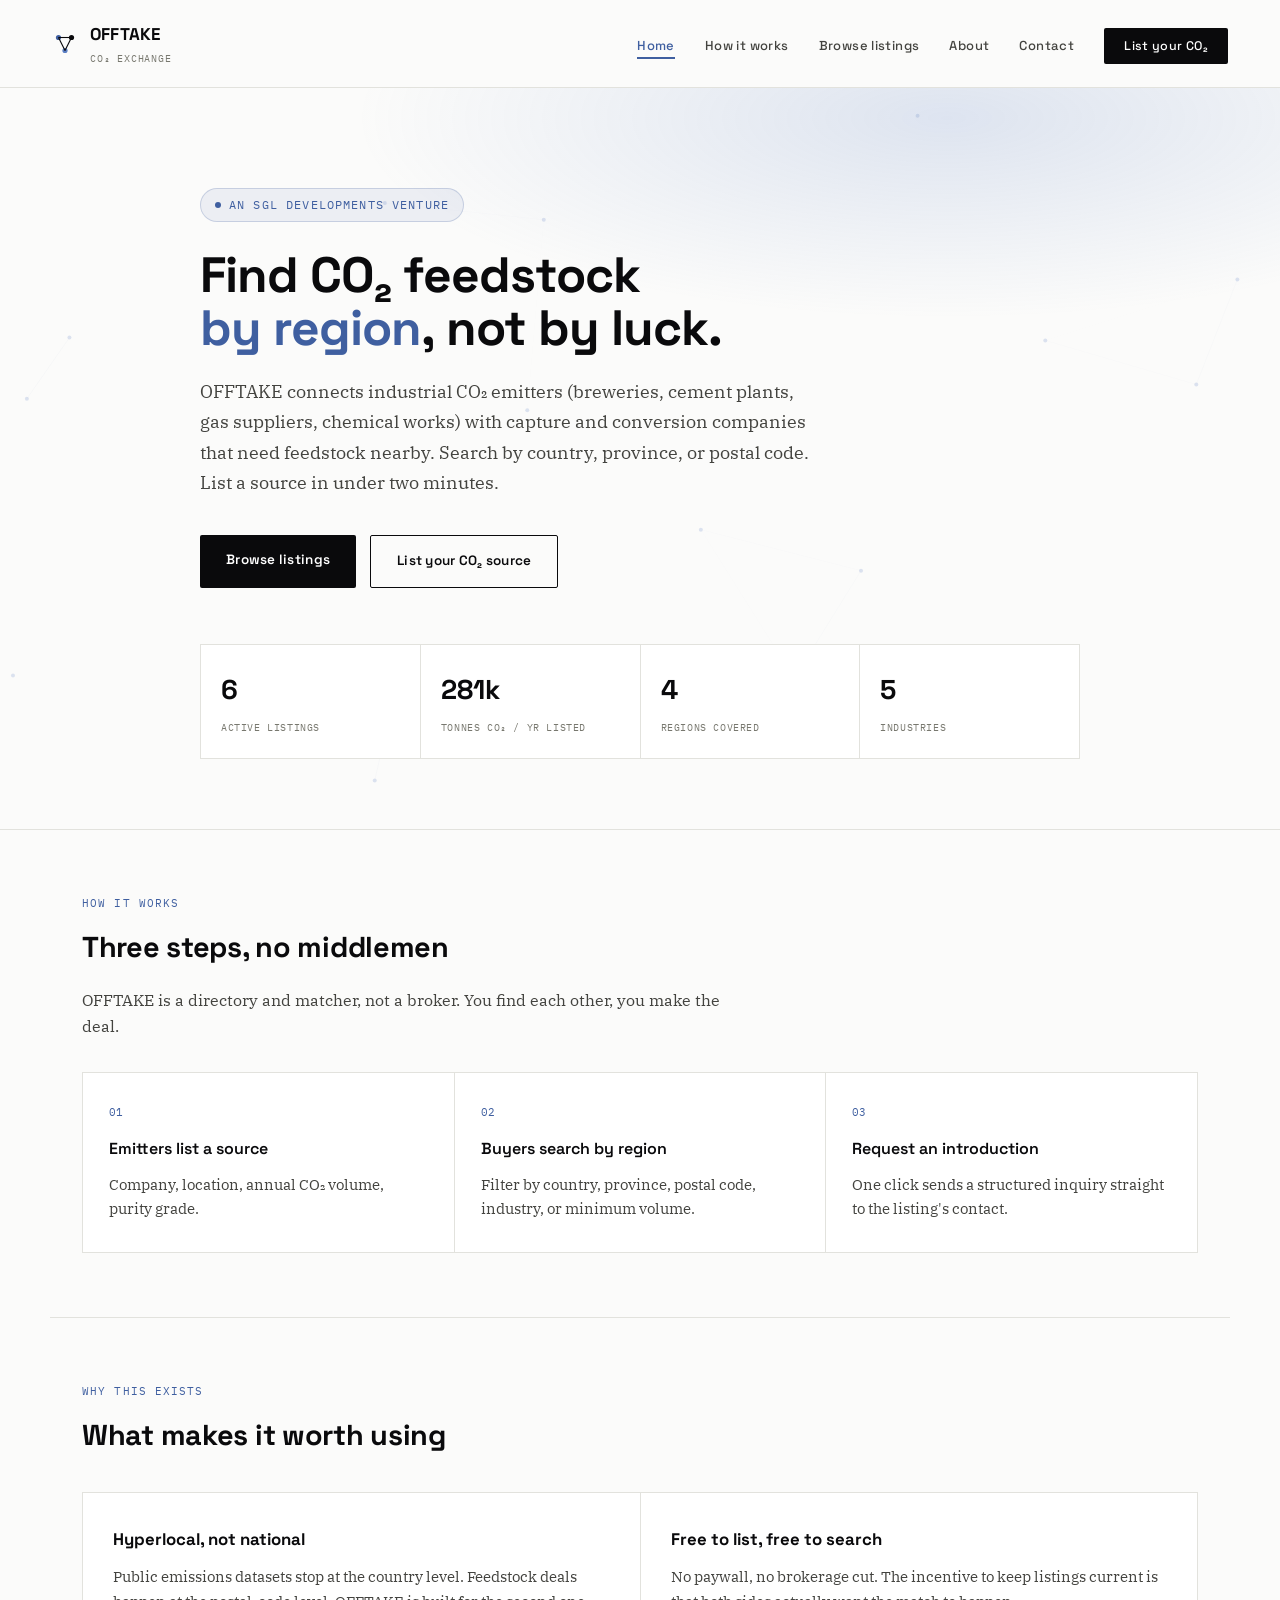
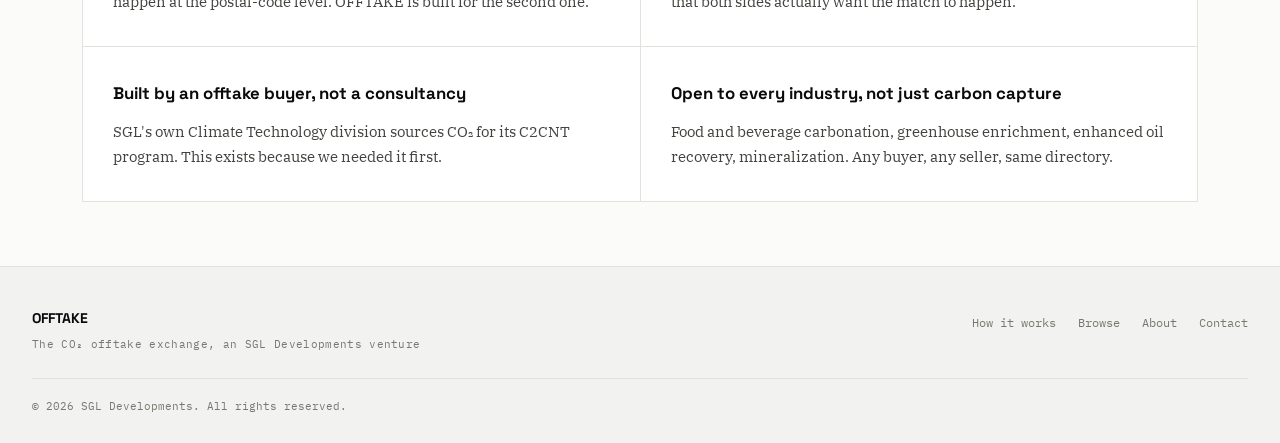
<file: index.html>
<!DOCTYPE html>
<html lang="en">
<head>
<meta charset="UTF-8">
<meta name="viewport" content="width=device-width, initial-scale=1.0">
<title>OFFTAKE - The CO&#8322; Offtake Exchange</title>
<meta name="description" content="Find or list industrial CO2 sources by region. OFFTAKE matches emitters with capture and conversion companies looking for feedstock.">
<link rel="stylesheet" href="style.css">
</head>
<body>

<svg class="node-field" id="node-field" xmlns="http://www.w3.org/2000/svg"></svg>

<header class="site-header">
  <div class="header-inner">
    <a href="index.html" class="logo-mark">
      <svg viewBox="0 0 24 24" fill="none" xmlns="http://www.w3.org/2000/svg">
        <circle cx="6" cy="6" r="2.4" fill="#3f5fa0"/>
        <circle cx="18" cy="6" r="2.4" fill="#0a0a0c"/>
        <circle cx="12" cy="18" r="2.4" fill="#5b7fc4"/>
        <line x1="6" y1="6" x2="18" y2="6" stroke="#0a0a0c" stroke-width="1"/>
        <line x1="6" y1="6" x2="12" y2="18" stroke="#0a0a0c" stroke-width="1"/>
        <line x1="18" y1="6" x2="12" y2="18" stroke="#0a0a0c" stroke-width="1"/>
      </svg>
      <div><span class="logo-text">OFFTAKE</span><span class="logo-sub">CO&#8322; Exchange</span></div>
    </a>
    <nav class="main-nav" aria-label="Primary">
      <ul>
        <li><a href="index.html" class="active">Home</a></li>
        <li><a href="how-it-works.html">How it works</a></li>
        <li><a href="browse.html">Browse listings</a></li>
        <li><a href="about.html">About</a></li>
        <li><a href="contact.html">Contact</a></li>
        <li><a href="list.html" class="nav-cta">List your CO&#8322;</a></li>
      </ul>
    </nav>
  </div>
</header>

<div class="hero">
  <div class="hero-inner">
    <span class="eyebrow">An SGL Developments venture</span>
    <h1 class="hero-title">Find CO&#8322; feedstock<br><em>by region</em>, not by luck.</h1>
    <p class="hero-sub">OFFTAKE connects industrial CO&#8322; emitters (breweries, cement plants, gas suppliers, chemical works) with capture and conversion companies that need feedstock nearby. Search by country, province, or postal code. List a source in under two minutes.</p>
    <div class="hero-cta">
      <a href="browse.html" class="btn btn-primary">Browse listings</a>
      <a href="list.html" class="btn btn-ghost">List your CO&#8322; source</a>
    </div>
    <div class="stat-strip" id="stat-strip">
      <div class="stat-card"><div class="stat-num" id="stat-listings">-</div><div class="stat-label">Active listings</div></div>
      <div class="stat-card"><div class="stat-num" id="stat-volume">-</div><div class="stat-label">Tonnes CO&#8322; / yr listed</div></div>
      <div class="stat-card"><div class="stat-num" id="stat-regions">-</div><div class="stat-label">Regions covered</div></div>
      <div class="stat-card"><div class="stat-num" id="stat-industries">-</div><div class="stat-label">Industries</div></div>
    </div>
  </div>
</div>

<section class="block" id="how">
  <div class="section-head">
    <span class="section-label">How it works</span>
    <h2>Three steps, no middlemen</h2>
    <p>OFFTAKE is a directory and matcher, not a broker. You find each other, you make the deal.</p>
  </div>
  <div class="how-grid">
    <div class="how-card"><div class="how-num">01</div><h3>Emitters list a source</h3><p>Company, location, annual CO&#8322; volume, purity grade.</p></div>
    <div class="how-card"><div class="how-num">02</div><h3>Buyers search by region</h3><p>Filter by country, province, postal code, industry, or minimum volume.</p></div>
    <div class="how-card"><div class="how-num">03</div><h3>Request an introduction</h3><p>One click sends a structured inquiry straight to the listing's contact.</p></div>
  </div>
</section>

<section class="block" id="edge">
  <div class="section-head">
    <span class="section-label">Why this exists</span>
    <h2>What makes it worth using</h2>
  </div>
  <div class="edge-grid">
    <div class="edge-panel"><h3>Hyperlocal, not national</h3><p>Public emissions datasets stop at the country level. Feedstock deals happen at the postal-code level. OFFTAKE is built for the second one.</p></div>
    <div class="edge-panel"><h3>Free to list, free to search</h3><p>No paywall, no brokerage cut. The incentive to keep listings current is that both sides actually want the match to happen.</p></div>
    <div class="edge-panel"><h3>Built by an offtake buyer, not a consultancy</h3><p>SGL's own Climate Technology division sources CO&#8322; for its C2CNT program. This exists because we needed it first.</p></div>
    <div class="edge-panel"><h3>Open to every industry, not just carbon capture</h3><p>Food and beverage carbonation, greenhouse enrichment, enhanced oil recovery, mineralization. Any buyer, any seller, same directory.</p></div>
  </div>
</section>

<footer class="site-footer">
  <div class="footer-inner">
    <div class="footer-top">
      <div class="footer-brand">OFFTAKE<span>The CO&#8322; offtake exchange, an SGL Developments venture</span></div>
      <ul class="footer-links">
        <li><a href="how-it-works.html">How it works</a></li>
        <li><a href="browse.html">Browse</a></li>
        <li><a href="about.html">About</a></li>
        <li><a href="contact.html">Contact</a></li>
      </ul>
    </div>
    <div class="footer-bottom">
      <span>&copy; 2026 SGL Developments. All rights reserved.</span>
    </div>
  </div>
</footer>

<script src="config.js"></script>
<script src="app.js"></script>
</body>
</html>
</file>
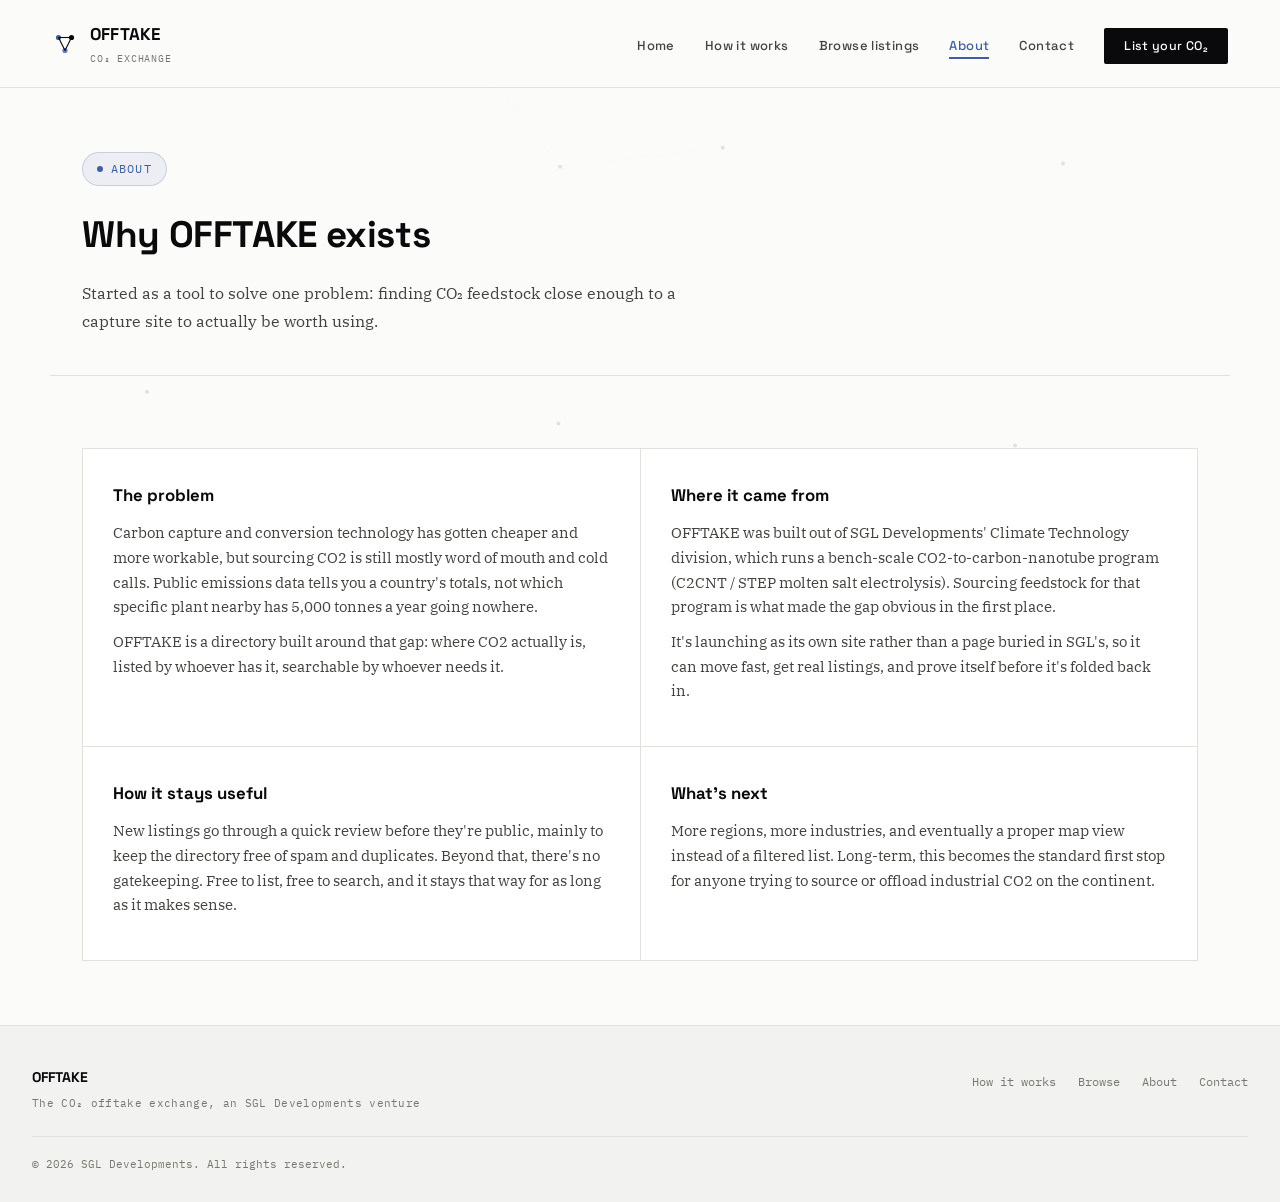
<file: about.html>
<!DOCTYPE html>
<html lang="en">
<head>
<meta charset="UTF-8">
<meta name="viewport" content="width=device-width, initial-scale=1.0">
<title>About | OFFTAKE</title>
<meta name="description" content="About OFFTAKE, an SGL Developments venture.">
<link rel="stylesheet" href="style.css">
</head>
<body>

<svg class="node-field" id="node-field" xmlns="http://www.w3.org/2000/svg"></svg>

<header class="site-header">
  <div class="header-inner">
    <a href="index.html" class="logo-mark">
      <svg viewBox="0 0 24 24" fill="none" xmlns="http://www.w3.org/2000/svg">
        <circle cx="6" cy="6" r="2.4" fill="#3f5fa0"/>
        <circle cx="18" cy="6" r="2.4" fill="#0a0a0c"/>
        <circle cx="12" cy="18" r="2.4" fill="#5b7fc4"/>
        <line x1="6" y1="6" x2="18" y2="6" stroke="#0a0a0c" stroke-width="1"/>
        <line x1="6" y1="6" x2="12" y2="18" stroke="#0a0a0c" stroke-width="1"/>
        <line x1="18" y1="6" x2="12" y2="18" stroke="#0a0a0c" stroke-width="1"/>
      </svg>
      <div><span class="logo-text">OFFTAKE</span><span class="logo-sub">CO&#8322; Exchange</span></div>
    </a>
    <nav class="main-nav" aria-label="Primary">
      <ul>
        <li><a href="index.html">Home</a></li>
        <li><a href="how-it-works.html">How it works</a></li>
        <li><a href="browse.html">Browse listings</a></li>
        <li><a href="about.html" class="active">About</a></li>
        <li><a href="contact.html">Contact</a></li>
        <li><a href="list.html" class="nav-cta">List your CO&#8322;</a></li>
      </ul>
    </nav>
  </div>
</header>

<div class="page-head">
  <span class="eyebrow">About</span>
  <h1>Why OFFTAKE exists</h1>
  <p>Started as a tool to solve one problem: finding CO&#8322; feedstock close enough to a capture site to actually be worth using.</p>
</div>

<section class="block">
  <div class="about-grid">
    <div class="about-panel">
      <h3>The problem</h3>
      <p>Carbon capture and conversion technology has gotten cheaper and more workable, but sourcing CO2 is still mostly word of mouth and cold calls. Public emissions data tells you a country's totals, not which specific plant nearby has 5,000 tonnes a year going nowhere.</p>
      <p>OFFTAKE is a directory built around that gap: where CO2 actually is, listed by whoever has it, searchable by whoever needs it.</p>
    </div>
    <div class="about-panel">
      <h3>Where it came from</h3>
      <p>OFFTAKE was built out of SGL Developments' Climate Technology division, which runs a bench-scale CO2-to-carbon-nanotube program (C2CNT / STEP molten salt electrolysis). Sourcing feedstock for that program is what made the gap obvious in the first place.</p>
      <p>It's launching as its own site rather than a page buried in SGL's, so it can move fast, get real listings, and prove itself before it's folded back in.</p>
    </div>
    <div class="about-panel">
      <h3>How it stays useful</h3>
      <p>New listings go through a quick review before they're public, mainly to keep the directory free of spam and duplicates. Beyond that, there's no gatekeeping. Free to list, free to search, and it stays that way for as long as it makes sense.</p>
    </div>
    <div class="about-panel">
      <h3>What's next</h3>
      <p>More regions, more industries, and eventually a proper map view instead of a filtered list. Long-term, this becomes the standard first stop for anyone trying to source or offload industrial CO2 on the continent.</p>
    </div>
  </div>
</section>

<footer class="site-footer">
  <div class="footer-inner">
    <div class="footer-top">
      <div class="footer-brand">OFFTAKE<span>The CO&#8322; offtake exchange, an SGL Developments venture</span></div>
      <ul class="footer-links">
        <li><a href="how-it-works.html">How it works</a></li>
        <li><a href="browse.html">Browse</a></li>
        <li><a href="about.html">About</a></li>
        <li><a href="contact.html">Contact</a></li>
      </ul>
    </div>
    <div class="footer-bottom">
      <span>&copy; 2026 SGL Developments. All rights reserved.</span>
    </div>
  </div>
</footer>

<script src="config.js"></script>
<script src="app.js"></script>
</body>
</html>
</file>
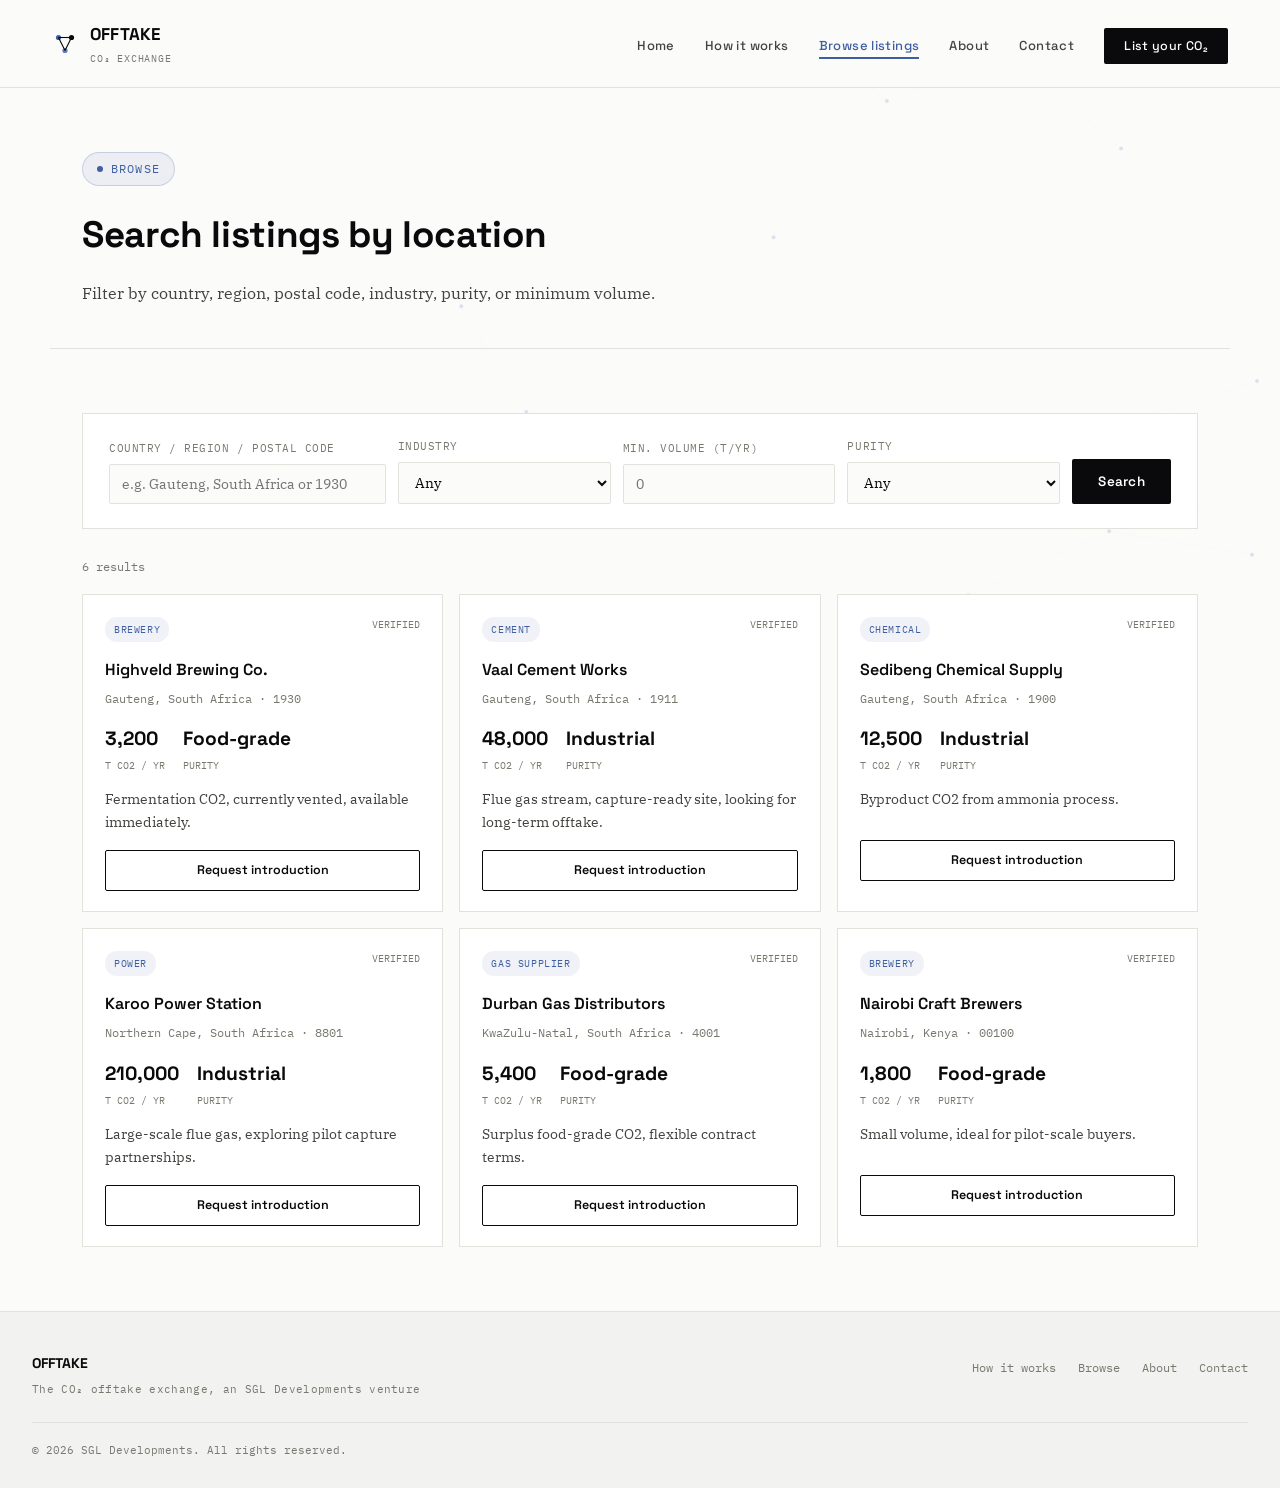
<file: browse.html>
<!DOCTYPE html>
<html lang="en">
<head>
<meta charset="UTF-8">
<meta name="viewport" content="width=device-width, initial-scale=1.0">
<title>Browse listings | OFFTAKE</title>
<meta name="description" content="Search CO2 offtake listings by country, region, or postal code.">
<link rel="stylesheet" href="style.css">
</head>
<body>

<svg class="node-field" id="node-field" xmlns="http://www.w3.org/2000/svg"></svg>

<header class="site-header">
  <div class="header-inner">
    <a href="index.html" class="logo-mark">
      <svg viewBox="0 0 24 24" fill="none" xmlns="http://www.w3.org/2000/svg">
        <circle cx="6" cy="6" r="2.4" fill="#3f5fa0"/>
        <circle cx="18" cy="6" r="2.4" fill="#0a0a0c"/>
        <circle cx="12" cy="18" r="2.4" fill="#5b7fc4"/>
        <line x1="6" y1="6" x2="18" y2="6" stroke="#0a0a0c" stroke-width="1"/>
        <line x1="6" y1="6" x2="12" y2="18" stroke="#0a0a0c" stroke-width="1"/>
        <line x1="18" y1="6" x2="12" y2="18" stroke="#0a0a0c" stroke-width="1"/>
      </svg>
      <div><span class="logo-text">OFFTAKE</span><span class="logo-sub">CO&#8322; Exchange</span></div>
    </a>
    <nav class="main-nav" aria-label="Primary">
      <ul>
        <li><a href="index.html">Home</a></li>
        <li><a href="how-it-works.html">How it works</a></li>
        <li><a href="browse.html" class="active">Browse listings</a></li>
        <li><a href="about.html">About</a></li>
        <li><a href="contact.html">Contact</a></li>
        <li><a href="list.html" class="nav-cta">List your CO&#8322;</a></li>
      </ul>
    </nav>
  </div>
</header>

<div class="page-head">
  <span class="eyebrow">Browse</span>
  <h1>Search listings by location</h1>
  <p>Filter by country, region, postal code, industry, purity, or minimum volume.</p>
</div>

<section class="block">
  <div class="search-panel">
    <div class="search-row">
      <div class="field"><label>Country / region / postal code</label><input type="text" id="f-location" placeholder="e.g. Gauteng, South Africa or 1930"></div>
      <div class="field"><label>Industry</label>
        <select id="f-industry">
          <option value="">Any</option>
          <option>Brewery</option>
          <option>Cement</option>
          <option>Chemical</option>
          <option>Power</option>
          <option>Gas supplier</option>
          <option>Other</option>
        </select>
      </div>
      <div class="field"><label>Min. volume (t/yr)</label><input type="number" id="f-minvol" placeholder="0"></div>
      <div class="field"><label>Purity</label>
        <select id="f-purity">
          <option value="">Any</option>
          <option>Food-grade</option>
          <option>Industrial</option>
          <option>Unknown</option>
        </select>
      </div>
      <button class="btn btn-primary" onclick="applyFilters()">Search</button>
    </div>
  </div>

  <div class="results-meta" id="results-meta">Loading listings...</div>
  <div class="listing-grid" id="listing-grid"></div>
</section>

<footer class="site-footer">
  <div class="footer-inner">
    <div class="footer-top">
      <div class="footer-brand">OFFTAKE<span>The CO&#8322; offtake exchange, an SGL Developments venture</span></div>
      <ul class="footer-links">
        <li><a href="how-it-works.html">How it works</a></li>
        <li><a href="browse.html">Browse</a></li>
        <li><a href="about.html">About</a></li>
        <li><a href="contact.html">Contact</a></li>
      </ul>
    </div>
    <div class="footer-bottom">
      <span>&copy; 2026 SGL Developments. All rights reserved.</span>
    </div>
  </div>
</footer>

<script src="config.js"></script>
<script src="app.js"></script>
</body>
</html>
</file>
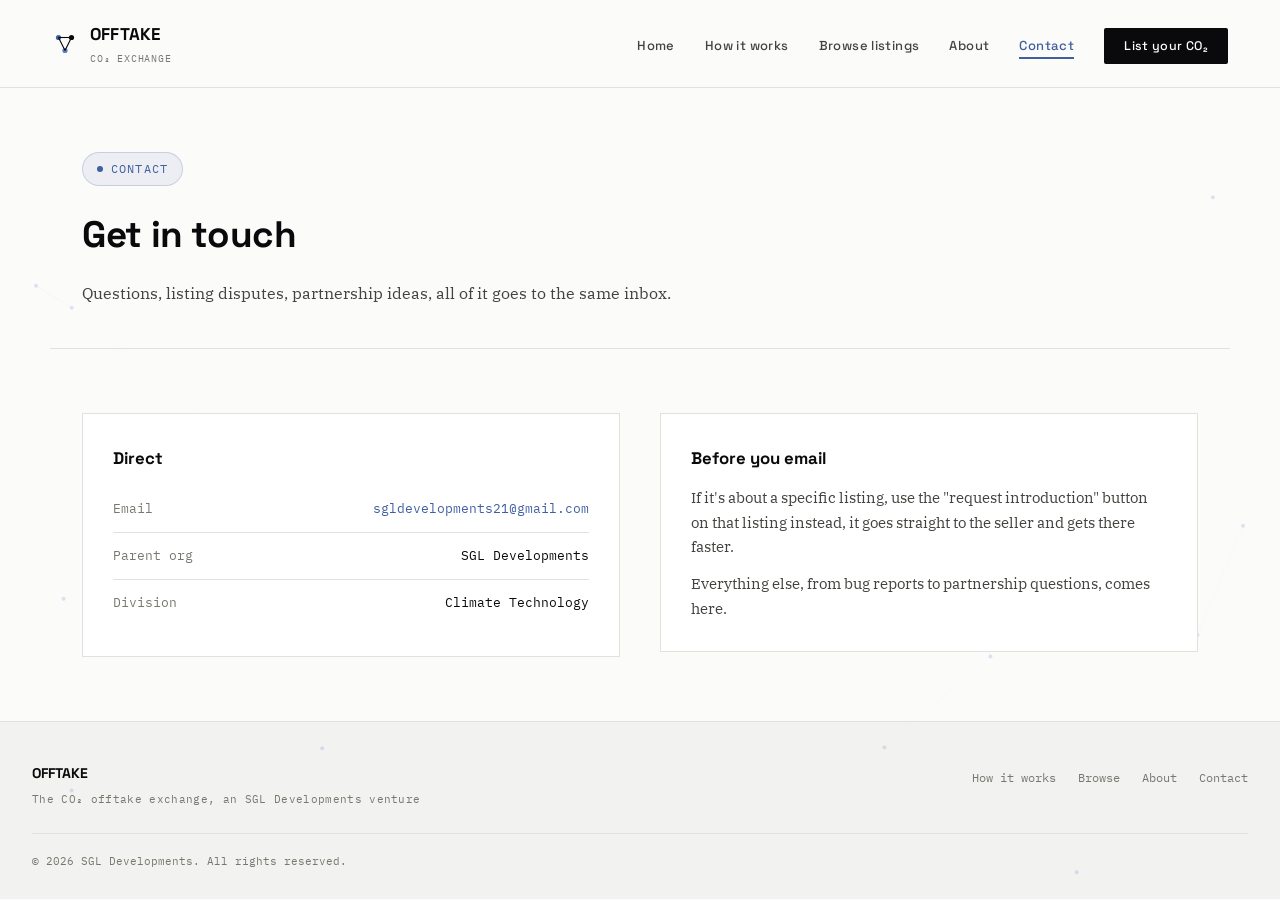
<file: contact.html>
<!DOCTYPE html>
<html lang="en">
<head>
<meta charset="UTF-8">
<meta name="viewport" content="width=device-width, initial-scale=1.0">
<title>Contact | OFFTAKE</title>
<meta name="description" content="Get in touch with OFFTAKE.">
<link rel="stylesheet" href="style.css">
</head>
<body>

<svg class="node-field" id="node-field" xmlns="http://www.w3.org/2000/svg"></svg>

<header class="site-header">
  <div class="header-inner">
    <a href="index.html" class="logo-mark">
      <svg viewBox="0 0 24 24" fill="none" xmlns="http://www.w3.org/2000/svg">
        <circle cx="6" cy="6" r="2.4" fill="#3f5fa0"/>
        <circle cx="18" cy="6" r="2.4" fill="#0a0a0c"/>
        <circle cx="12" cy="18" r="2.4" fill="#5b7fc4"/>
        <line x1="6" y1="6" x2="18" y2="6" stroke="#0a0a0c" stroke-width="1"/>
        <line x1="6" y1="6" x2="12" y2="18" stroke="#0a0a0c" stroke-width="1"/>
        <line x1="18" y1="6" x2="12" y2="18" stroke="#0a0a0c" stroke-width="1"/>
      </svg>
      <div><span class="logo-text">OFFTAKE</span><span class="logo-sub">CO&#8322; Exchange</span></div>
    </a>
    <nav class="main-nav" aria-label="Primary">
      <ul>
        <li><a href="index.html">Home</a></li>
        <li><a href="how-it-works.html">How it works</a></li>
        <li><a href="browse.html">Browse listings</a></li>
        <li><a href="about.html">About</a></li>
        <li><a href="contact.html" class="active">Contact</a></li>
        <li><a href="list.html" class="nav-cta">List your CO&#8322;</a></li>
      </ul>
    </nav>
  </div>
</header>

<div class="page-head">
  <span class="eyebrow">Contact</span>
  <h1>Get in touch</h1>
  <p>Questions, listing disputes, partnership ideas, all of it goes to the same inbox.</p>
</div>

<section class="block">
  <div class="contact-grid">
    <div class="contact-card">
      <h3>Direct</h3>
      <div class="contact-row"><span>Email</span><a href="mailto:sgldevelopments21@gmail.com">sgldevelopments21@gmail.com</a></div>
      <div class="contact-row"><span>Parent org</span><span>SGL Developments</span></div>
      <div class="contact-row"><span>Division</span><span>Climate Technology</span></div>
    </div>
    <div class="contact-card">
      <h3>Before you email</h3>
      <p style="margin:0 0 12px;color:var(--c-ink-soft);font-size:14.5px;">If it's about a specific listing, use the "request introduction" button on that listing instead, it goes straight to the seller and gets there faster.</p>
      <p style="margin:0;color:var(--c-ink-soft);font-size:14.5px;">Everything else, from bug reports to partnership questions, comes here.</p>
    </div>
  </div>
</section>

<footer class="site-footer">
  <div class="footer-inner">
    <div class="footer-top">
      <div class="footer-brand">OFFTAKE<span>The CO&#8322; offtake exchange, an SGL Developments venture</span></div>
      <ul class="footer-links">
        <li><a href="how-it-works.html">How it works</a></li>
        <li><a href="browse.html">Browse</a></li>
        <li><a href="about.html">About</a></li>
        <li><a href="contact.html">Contact</a></li>
      </ul>
    </div>
    <div class="footer-bottom">
      <span>&copy; 2026 SGL Developments. All rights reserved.</span>
    </div>
  </div>
</footer>

<script src="config.js"></script>
<script src="app.js"></script>
</body>
</html>
</file>
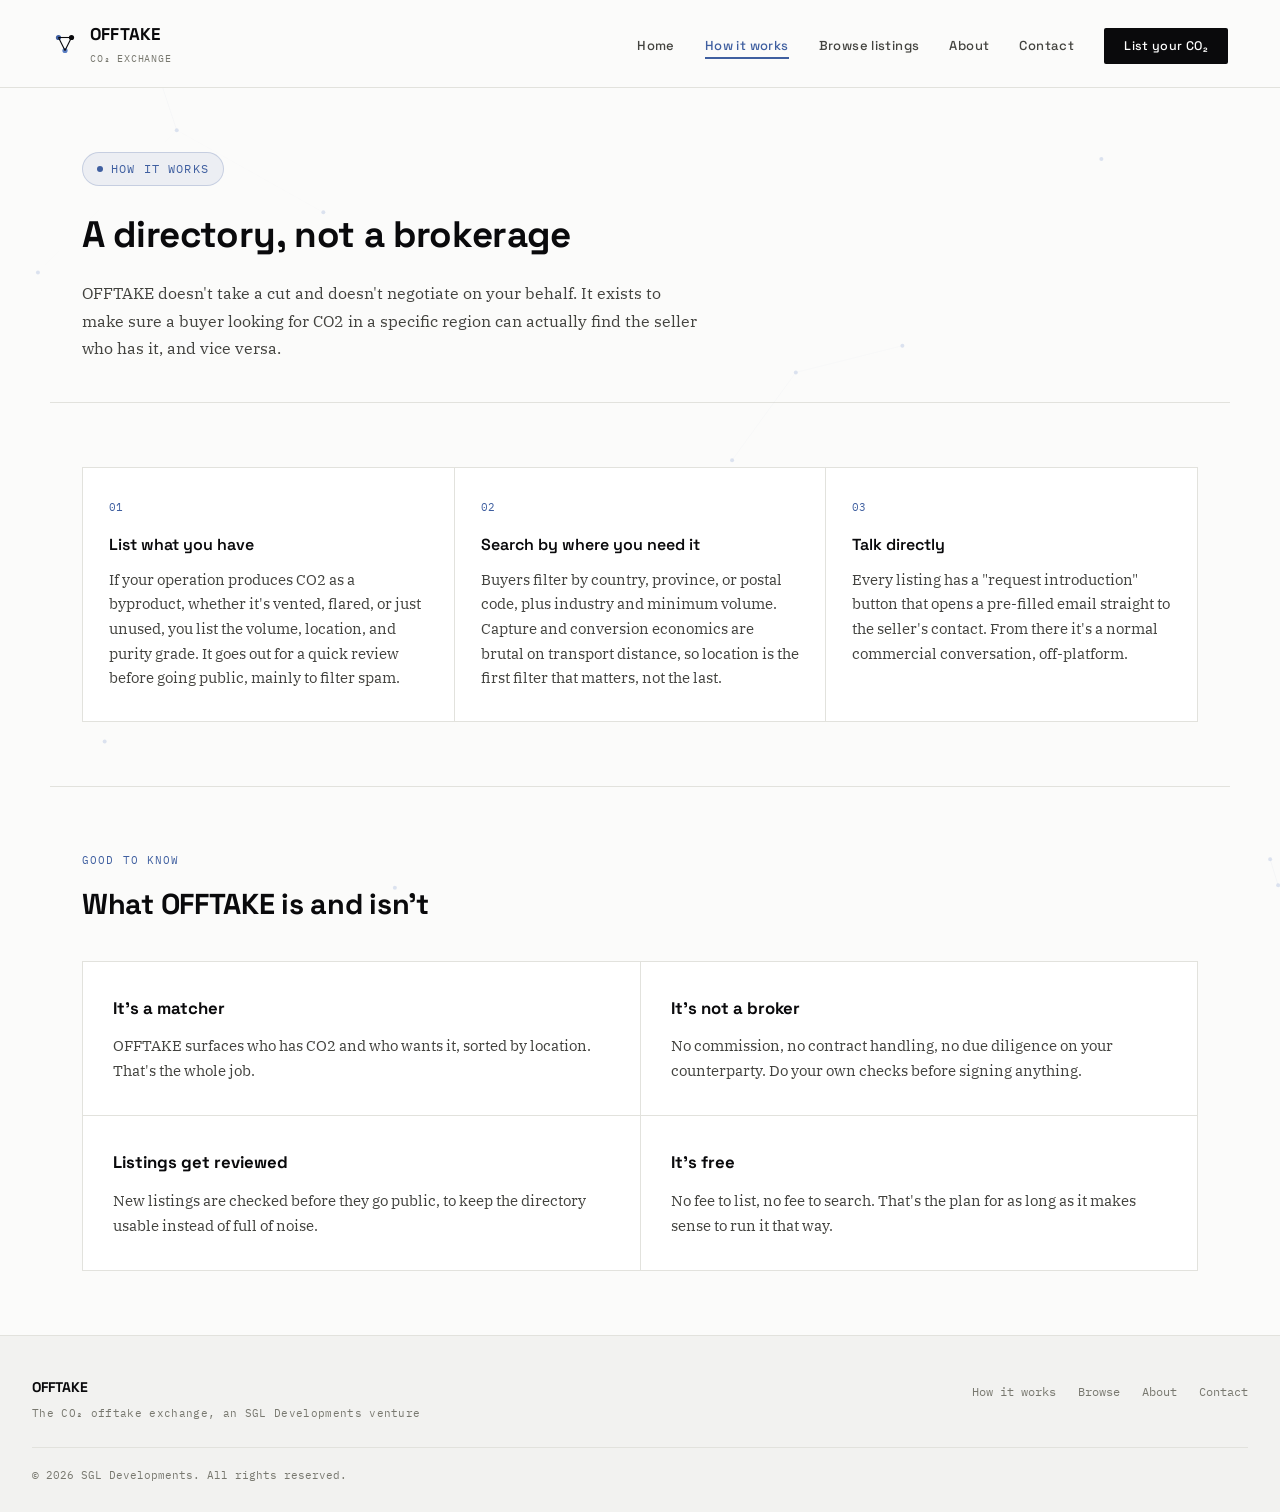
<file: how-it-works.html>
<!DOCTYPE html>
<html lang="en">
<head>
<meta charset="UTF-8">
<meta name="viewport" content="width=device-width, initial-scale=1.0">
<title>How it works | OFFTAKE</title>
<meta name="description" content="How OFFTAKE matches CO2 emitters with buyers by region.">
<link rel="stylesheet" href="style.css">
</head>
<body>

<svg class="node-field" id="node-field" xmlns="http://www.w3.org/2000/svg"></svg>

<header class="site-header">
  <div class="header-inner">
    <a href="index.html" class="logo-mark">
      <svg viewBox="0 0 24 24" fill="none" xmlns="http://www.w3.org/2000/svg">
        <circle cx="6" cy="6" r="2.4" fill="#3f5fa0"/>
        <circle cx="18" cy="6" r="2.4" fill="#0a0a0c"/>
        <circle cx="12" cy="18" r="2.4" fill="#5b7fc4"/>
        <line x1="6" y1="6" x2="18" y2="6" stroke="#0a0a0c" stroke-width="1"/>
        <line x1="6" y1="6" x2="12" y2="18" stroke="#0a0a0c" stroke-width="1"/>
        <line x1="18" y1="6" x2="12" y2="18" stroke="#0a0a0c" stroke-width="1"/>
      </svg>
      <div><span class="logo-text">OFFTAKE</span><span class="logo-sub">CO&#8322; Exchange</span></div>
    </a>
    <nav class="main-nav" aria-label="Primary">
      <ul>
        <li><a href="index.html">Home</a></li>
        <li><a href="how-it-works.html" class="active">How it works</a></li>
        <li><a href="browse.html">Browse listings</a></li>
        <li><a href="about.html">About</a></li>
        <li><a href="contact.html">Contact</a></li>
        <li><a href="list.html" class="nav-cta">List your CO&#8322;</a></li>
      </ul>
    </nav>
  </div>
</header>

<div class="page-head">
  <span class="eyebrow">How it works</span>
  <h1>A directory, not a brokerage</h1>
  <p>OFFTAKE doesn't take a cut and doesn't negotiate on your behalf. It exists to make sure a buyer looking for CO2 in a specific region can actually find the seller who has it, and vice versa.</p>
</div>

<section class="block">
  <div class="how-grid">
    <div class="how-card"><div class="how-num">01</div><h3>List what you have</h3><p>If your operation produces CO2 as a byproduct, whether it's vented, flared, or just unused, you list the volume, location, and purity grade. It goes out for a quick review before going public, mainly to filter spam.</p></div>
    <div class="how-card"><div class="how-num">02</div><h3>Search by where you need it</h3><p>Buyers filter by country, province, or postal code, plus industry and minimum volume. Capture and conversion economics are brutal on transport distance, so location is the first filter that matters, not the last.</p></div>
    <div class="how-card"><div class="how-num">03</div><h3>Talk directly</h3><p>Every listing has a "request introduction" button that opens a pre-filled email straight to the seller's contact. From there it's a normal commercial conversation, off-platform.</p></div>
  </div>
</section>

<section class="block">
  <div class="section-head">
    <span class="section-label">Good to know</span>
    <h2>What OFFTAKE is and isn't</h2>
  </div>
  <div class="edge-grid">
    <div class="edge-panel"><h3>It's a matcher</h3><p>OFFTAKE surfaces who has CO2 and who wants it, sorted by location. That's the whole job.</p></div>
    <div class="edge-panel"><h3>It's not a broker</h3><p>No commission, no contract handling, no due diligence on your counterparty. Do your own checks before signing anything.</p></div>
    <div class="edge-panel"><h3>Listings get reviewed</h3><p>New listings are checked before they go public, to keep the directory usable instead of full of noise.</p></div>
    <div class="edge-panel"><h3>It's free</h3><p>No fee to list, no fee to search. That's the plan for as long as it makes sense to run it that way.</p></div>
  </div>
</section>

<footer class="site-footer">
  <div class="footer-inner">
    <div class="footer-top">
      <div class="footer-brand">OFFTAKE<span>The CO&#8322; offtake exchange, an SGL Developments venture</span></div>
      <ul class="footer-links">
        <li><a href="how-it-works.html">How it works</a></li>
        <li><a href="browse.html">Browse</a></li>
        <li><a href="about.html">About</a></li>
        <li><a href="contact.html">Contact</a></li>
      </ul>
    </div>
    <div class="footer-bottom">
      <span>&copy; 2026 SGL Developments. All rights reserved.</span>
    </div>
  </div>
</footer>

<script src="config.js"></script>
<script src="app.js"></script>
</body>
</html>
</file>
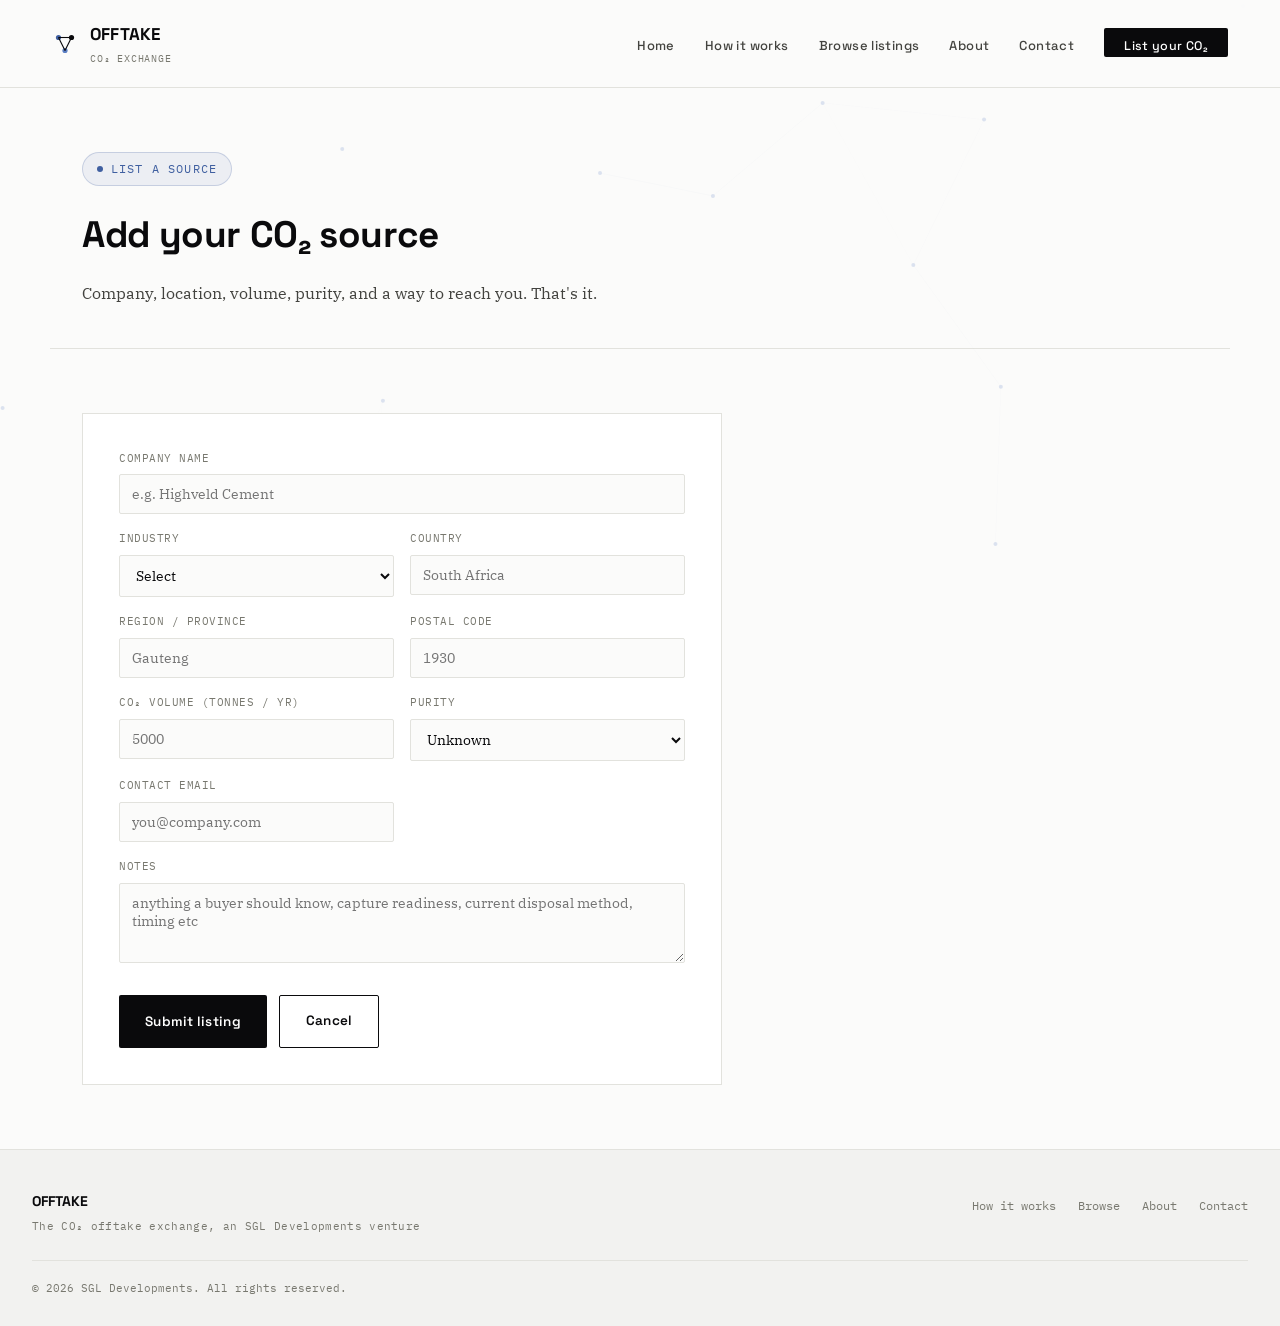
<file: list.html>
<!DOCTYPE html>
<html lang="en">
<head>
<meta charset="UTF-8">
<meta name="viewport" content="width=device-width, initial-scale=1.0">
<title>List your CO2 | OFFTAKE</title>
<meta name="description" content="List your CO2 source on OFFTAKE.">
<link rel="stylesheet" href="style.css">
</head>
<body>

<svg class="node-field" id="node-field" xmlns="http://www.w3.org/2000/svg"></svg>

<header class="site-header">
  <div class="header-inner">
    <a href="index.html" class="logo-mark">
      <svg viewBox="0 0 24 24" fill="none" xmlns="http://www.w3.org/2000/svg">
        <circle cx="6" cy="6" r="2.4" fill="#3f5fa0"/>
        <circle cx="18" cy="6" r="2.4" fill="#0a0a0c"/>
        <circle cx="12" cy="18" r="2.4" fill="#5b7fc4"/>
        <line x1="6" y1="6" x2="18" y2="6" stroke="#0a0a0c" stroke-width="1"/>
        <line x1="6" y1="6" x2="12" y2="18" stroke="#0a0a0c" stroke-width="1"/>
        <line x1="18" y1="6" x2="12" y2="18" stroke="#0a0a0c" stroke-width="1"/>
      </svg>
      <div><span class="logo-text">OFFTAKE</span><span class="logo-sub">CO&#8322; Exchange</span></div>
    </a>
    <nav class="main-nav" aria-label="Primary">
      <ul>
        <li><a href="index.html">Home</a></li>
        <li><a href="how-it-works.html">How it works</a></li>
        <li><a href="browse.html">Browse listings</a></li>
        <li><a href="about.html">About</a></li>
        <li><a href="contact.html">Contact</a></li>
        <li><a href="list.html" class="nav-cta active">List your CO&#8322;</a></li>
      </ul>
    </nav>
  </div>
</header>

<div class="page-head">
  <span class="eyebrow">List a source</span>
  <h1>Add your CO&#8322; source</h1>
  <p>Company, location, volume, purity, and a way to reach you. That's it.</p>
</div>

<section class="block">
  <form id="listing-form" class="form-shell" onsubmit="submitListing(event)">
    <div class="form-grid">
      <div class="field full"><label>Company name</label><input required id="in-company" type="text" placeholder="e.g. Highveld Cement"></div>
      <div class="field"><label>Industry</label>
        <select required id="in-industry">
          <option value="">Select</option>
          <option>Brewery</option><option>Cement</option><option>Chemical</option>
          <option>Power</option><option>Gas supplier</option><option>Other</option>
        </select>
      </div>
      <div class="field"><label>Country</label><input required id="in-country" type="text" placeholder="South Africa"></div>
      <div class="field"><label>Region / province</label><input required id="in-region" type="text" placeholder="Gauteng"></div>
      <div class="field"><label>Postal code</label><input id="in-postal" type="text" placeholder="1930"></div>
      <div class="field"><label>CO&#8322; volume (tonnes / yr)</label><input required id="in-volume" type="number" placeholder="5000"></div>
      <div class="field"><label>Purity</label>
        <select id="in-purity"><option value="Unknown">Unknown</option><option>Food-grade</option><option>Industrial</option></select>
      </div>
      <div class="field"><label>Contact email</label><input required id="in-email" type="email" placeholder="you@company.com"></div>
      <div class="field full"><label>Notes</label><textarea id="in-notes" placeholder="anything a buyer should know, capture readiness, current disposal method, timing etc"></textarea></div>
    </div>
    <div class="form-actions">
      <button type="submit" class="btn btn-primary">Submit listing</button>
      <a href="browse.html" class="btn btn-ghost">Cancel</a>
    </div>
  </form>

  <div class="form-success" id="form-success">
    <h3>Listing submitted</h3>
    <p>Thanks, it's in. You'll see it on the browse page once it's live.</p>
  </div>
</section>

<footer class="site-footer">
  <div class="footer-inner">
    <div class="footer-top">
      <div class="footer-brand">OFFTAKE<span>The CO&#8322; offtake exchange, an SGL Developments venture</span></div>
      <ul class="footer-links">
        <li><a href="how-it-works.html">How it works</a></li>
        <li><a href="browse.html">Browse</a></li>
        <li><a href="about.html">About</a></li>
        <li><a href="contact.html">Contact</a></li>
      </ul>
    </div>
    <div class="footer-bottom">
      <span>&copy; 2026 SGL Developments. All rights reserved.</span>
    </div>
  </div>
</footer>

<script src="config.js"></script>
<script src="app.js"></script>
</body>
</html>
</file>
<file: style.css>
@import url('https://fonts.googleapis.com/css2?family=Space+Grotesk:wght@400;500;600;700&family=IBM+Plex+Serif:ital,wght@0,400;0,500;0,600;1,400&family=IBM+Plex+Mono:wght@400;500&display=swap');

:root{
  --c-bg:#fbfbfa;
  --c-panel:#ffffff;
  --c-panel-2:#f2f2f0;
  --c-ink:#0a0a0c;
  --c-ink-soft:#43433f;
  --c-gray-3:#78786f;
  --c-gray-line:#e2e2dd;
  --c-blue:#3f5fa0;
  --c-blue-bright:#5b7fc4;
  --c-blue-dim:rgba(63,95,160,0.08);
  --c-blue-glow:rgba(91,127,196,0.18);
  --font-d:'Space Grotesk',sans-serif;
  --font-b:'IBM Plex Serif',serif;
  --font-m:'IBM Plex Mono',monospace;
}
*{box-sizing:border-box;}
html{scroll-behavior:smooth;}
body{
  margin:0;background:var(--c-bg);color:var(--c-ink);
  font-family:var(--font-b);font-size:16.5px;line-height:1.7;
  -webkit-font-smoothing:antialiased;
}
a{color:var(--c-blue);text-decoration:none;}
a:hover{text-decoration:underline;}
::selection{background:var(--c-blue-glow);}

.node-field{position:fixed;inset:0;pointer-events:none;z-index:0;opacity:0.55;}

/* header */
.site-header{position:sticky;top:0;z-index:100;background:rgba(251,251,250,0.9);backdrop-filter:blur(10px);border-bottom:1px solid var(--c-gray-line);}
.header-inner{max-width:1240px;margin:0 auto;display:flex;align-items:center;justify-content:space-between;padding:20px 32px;}
.logo-mark{display:flex;align-items:center;gap:12px;}
.logo-mark svg{width:26px;height:26px;flex-shrink:0;}
.logo-text{font-family:var(--font-d);font-weight:700;font-size:17px;letter-spacing:0.01em;color:var(--c-ink);line-height:1.2;}
.logo-sub{font-family:var(--font-m);font-size:10px;letter-spacing:0.08em;text-transform:uppercase;color:var(--c-gray-3);display:block;margin-top:2px;}
.main-nav ul{display:flex;gap:30px;list-style:none;margin:0;padding:0;align-items:center;}
.main-nav a{font-family:var(--font-d);font-size:13px;font-weight:500;letter-spacing:0.03em;color:var(--c-ink-soft);}
.main-nav a:hover, .main-nav a.active{color:var(--c-blue);text-decoration:none;}
.main-nav a.active{border-bottom:2px solid var(--c-blue);padding-bottom:3px;}
.nav-cta{background:var(--c-ink);color:#fff !important;padding:10px 20px;border-radius:2px;font-size:12.5px !important;border-bottom:none !important;}
.nav-cta:hover{background:var(--c-blue);text-decoration:none !important;}
@media(max-width:760px){.main-nav ul{gap:16px;flex-wrap:wrap;}.main-nav a{font-size:11.5px;}.header-inner{flex-wrap:wrap;row-gap:12px;}}

/* page header used on inner pages instead of the full hero */
.page-head{max-width:1180px;margin:0 auto;padding:64px 32px 40px;border-bottom:1px solid var(--c-gray-line);}
.page-head .eyebrow{margin-bottom:18px;}
.page-head h1{font-family:var(--font-d);font-size:2.3rem;font-weight:700;letter-spacing:-0.01em;margin:0 0 14px;color:var(--c-ink);}
.page-head p{font-size:16px;color:var(--c-ink-soft);max-width:620px;margin:0;}

/* hero (home page only) */
.hero{position:relative;padding:100px 32px 70px;overflow:hidden;border-bottom:1px solid var(--c-gray-line);}
.hero::before{content:'';position:absolute;inset:-10% -10% auto -10%;height:520px;background:radial-gradient(ellipse 55% 55% at 70% 20%, var(--c-blue-glow), transparent 70%);pointer-events:none;}
.hero-inner{max-width:880px;margin:0 auto;position:relative;z-index:2;text-align:left;}
.eyebrow{font-family:var(--font-m);font-size:11.5px;letter-spacing:0.1em;text-transform:uppercase;color:var(--c-blue);display:inline-flex;align-items:center;gap:8px;padding:6px 14px;background:var(--c-blue-dim);border:1px solid rgba(63,95,160,0.22);border-radius:20px;margin-bottom:26px;}
.eyebrow::before{content:'';width:6px;height:6px;border-radius:50%;background:var(--c-blue);}
h1.hero-title{font-family:var(--font-d);font-size:3.1rem;line-height:1.08;font-weight:700;letter-spacing:-0.02em;margin:0 0 22px;color:var(--c-ink);}
h1.hero-title em{font-style:normal;color:var(--c-blue);}
.hero-sub{font-family:var(--font-b);font-size:1.12rem;color:var(--c-ink-soft);max-width:620px;margin:0 0 36px;}
.hero-cta{display:flex;gap:14px;flex-wrap:wrap;margin-bottom:56px;}
.btn{font-family:var(--font-d);font-size:13.5px;font-weight:600;letter-spacing:0.02em;padding:14px 26px;border-radius:2px;display:inline-block;cursor:pointer;border:none;transition:all .15s;}
.btn-primary{background:var(--c-ink);color:#fff;}
.btn-primary:hover{background:var(--c-blue);text-decoration:none;transform:translateY(-1px);}
.btn-ghost{border:1px solid var(--c-ink);color:var(--c-ink);background:transparent;}
.btn-ghost:hover{border-color:var(--c-blue);color:var(--c-blue);text-decoration:none;}

.stat-strip{display:grid;grid-template-columns:repeat(4,1fr);gap:1px;background:var(--c-gray-line);border:1px solid var(--c-gray-line);max-width:880px;}
.stat-card{background:var(--c-panel);padding:22px 20px;}
.stat-num{font-family:var(--font-d);font-size:1.7rem;font-weight:700;color:var(--c-ink);}
.stat-label{font-family:var(--font-m);font-size:10px;text-transform:uppercase;letter-spacing:0.06em;color:var(--c-gray-3);margin-top:6px;}
@media(max-width:700px){.stat-strip{grid-template-columns:1fr 1fr;}h1.hero-title{font-size:2.2rem;}}

section.block{max-width:1180px;margin:0 auto;padding:64px 32px;border-bottom:1px solid var(--c-gray-line);position:relative;z-index:2;}
section.block:last-of-type{border-bottom:none;}
.section-head{max-width:680px;margin:0 0 32px;}
.section-label{font-family:var(--font-m);font-size:11px;text-transform:uppercase;letter-spacing:0.1em;color:var(--c-blue);margin-bottom:10px;display:block;}
.section-head h2{font-family:var(--font-d);font-size:1.8rem;font-weight:700;letter-spacing:-0.01em;color:var(--c-ink);margin:0 0 12px;}
.section-head p{color:var(--c-ink-soft);font-size:15.5px;max-width:640px;}

.how-grid{display:grid;grid-template-columns:repeat(3,1fr);gap:1px;background:var(--c-gray-line);border:1px solid var(--c-gray-line);}
.how-card{background:var(--c-panel);padding:30px 26px;}
.how-num{font-family:var(--font-m);font-size:11px;color:var(--c-blue);margin-bottom:14px;}
.how-card h3{font-family:var(--font-d);font-size:16px;font-weight:600;margin:0 0 10px;color:var(--c-ink);}
.how-card p{font-size:14.5px;color:var(--c-ink-soft);margin:0;}
@media(max-width:760px){.how-grid{grid-template-columns:1fr;}}

.search-panel{background:var(--c-panel);border:1px solid var(--c-gray-line);padding:24px 26px;margin-bottom:28px;}
.search-row{display:grid;grid-template-columns:1.3fr 1fr 1fr 1fr auto;gap:12px;align-items:end;}
.field label{display:block;font-family:var(--font-m);font-size:10.5px;text-transform:uppercase;letter-spacing:0.05em;color:var(--c-gray-3);margin-bottom:7px;}
.field input, .field select{width:100%;padding:10px 12px;border:1px solid var(--c-gray-line);background:var(--c-bg);font-family:var(--font-b);font-size:14px;color:var(--c-ink);border-radius:2px;}
.field input:focus, .field select:focus{outline:none;border-color:var(--c-blue);}
@media(max-width:900px){.search-row{grid-template-columns:1fr 1fr;}}

.results-meta{font-family:var(--font-m);font-size:12px;color:var(--c-gray-3);margin-bottom:16px;}
.listing-grid{display:grid;grid-template-columns:repeat(3,1fr);gap:16px;}
.listing-card{background:var(--c-panel);border:1px solid var(--c-gray-line);padding:22px 22px 20px;position:relative;transition:border-color .15s,transform .15s;}
.listing-card:hover{border-color:var(--c-blue-bright);transform:translateY(-2px);}
.listing-top{display:flex;justify-content:space-between;align-items:flex-start;margin-bottom:14px;}
.listing-industry{font-family:var(--font-m);font-size:10px;text-transform:uppercase;letter-spacing:0.06em;color:var(--c-blue);background:var(--c-blue-dim);padding:4px 9px;border-radius:12px;}
.listing-status{font-family:var(--font-m);font-size:9.5px;text-transform:uppercase;color:var(--c-gray-3);}
.listing-card h3{font-family:var(--font-d);font-size:16px;font-weight:600;margin:0 0 6px;color:var(--c-ink);}
.listing-loc{font-family:var(--font-m);font-size:12px;color:var(--c-gray-3);margin-bottom:14px;}
.listing-metrics{display:flex;gap:18px;margin-bottom:14px;}
.lm-val{font-family:var(--font-d);font-size:1.2rem;font-weight:700;color:var(--c-ink);}
.lm-label{font-family:var(--font-m);font-size:9.5px;text-transform:uppercase;color:var(--c-gray-3);margin-top:2px;}
.listing-notes{font-size:13.5px;color:var(--c-ink-soft);margin-bottom:16px;min-height:36px;}
.listing-request{display:block;text-align:center;font-family:var(--font-d);font-size:12.5px;font-weight:600;padding:9px;border:1px solid var(--c-ink);color:var(--c-ink);border-radius:2px;}
.listing-request:hover{background:var(--c-ink);color:#fff;text-decoration:none;}
@media(max-width:900px){.listing-grid{grid-template-columns:1fr 1fr;}}
@media(max-width:640px){.listing-grid{grid-template-columns:1fr;}}
.empty-state{font-family:var(--font-m);font-size:13px;color:var(--c-gray-3);padding:30px 0;text-align:center;}

/* the submit-a-listing form, lives on its own page now */
.form-shell{background:var(--c-panel);border:1px solid var(--c-gray-line);padding:36px;max-width:640px;}
.form-grid{display:grid;grid-template-columns:1fr 1fr;gap:16px;}
.form-grid .full{grid-column:1 / -1;}
.field textarea{width:100%;padding:10px 12px;border:1px solid var(--c-gray-line);background:var(--c-bg);font-family:var(--font-b);font-size:14px;color:var(--c-ink);border-radius:2px;resize:vertical;min-height:80px;}
.form-actions{margin-top:24px;display:flex;gap:12px;}
.form-success{display:none;background:var(--c-panel);border:1px solid var(--c-blue-bright);padding:36px;max-width:640px;}
.form-success h3{font-family:var(--font-d);font-size:1.2rem;margin:0 0 10px;color:var(--c-ink);}
.form-success p{color:var(--c-ink-soft);margin:0;}

.edge-grid{display:grid;grid-template-columns:1fr 1fr;gap:1px;background:var(--c-gray-line);border:1px solid var(--c-gray-line);}
.edge-panel{background:var(--c-panel);padding:32px 30px;}
.edge-panel h3{font-family:var(--font-d);font-size:1.05rem;font-weight:700;margin:0 0 12px;color:var(--c-ink);}
.edge-panel p{font-size:14.5px;color:var(--c-ink-soft);margin:0;}
@media(max-width:760px){.edge-grid{grid-template-columns:1fr;}}

/* about page bits */
.about-grid{display:grid;grid-template-columns:1fr 1fr;gap:1px;background:var(--c-gray-line);border:1px solid var(--c-gray-line);margin-top:8px;}
.about-panel{background:var(--c-panel);padding:32px 30px;}
.about-panel h3{font-family:var(--font-d);font-size:1.05rem;font-weight:700;margin:0 0 12px;color:var(--c-ink);}
.about-panel p{font-size:14.5px;color:var(--c-ink-soft);margin:0 0 10px;}
@media(max-width:760px){.about-grid{grid-template-columns:1fr;}}

/* contact page */
.contact-grid{display:grid;grid-template-columns:1fr 1fr;gap:40px;align-items:start;}
.contact-card{background:var(--c-panel);border:1px solid var(--c-gray-line);padding:30px;}
.contact-card h3{font-family:var(--font-d);font-size:1.05rem;margin:0 0 14px;color:var(--c-ink);}
.contact-row{display:flex;justify-content:space-between;padding:12px 0;border-top:1px solid var(--c-gray-line);font-family:var(--font-m);font-size:13px;}
.contact-row:first-of-type{border-top:none;}
.contact-row span:first-child{color:var(--c-gray-3);}
@media(max-width:820px){.contact-grid{grid-template-columns:1fr;}}

.site-footer{border-top:1px solid var(--c-gray-line);background:var(--c-panel-2);padding:40px 32px 28px;}
.footer-inner{max-width:1240px;margin:0 auto;}
.footer-top{display:flex;justify-content:space-between;flex-wrap:wrap;gap:20px;margin-bottom:24px;}
.footer-brand{font-family:var(--font-d);font-size:14px;font-weight:700;color:var(--c-ink);}
.footer-brand span{font-family:var(--font-m);font-weight:400;font-size:11px;color:var(--c-gray-3);display:block;margin-top:4px;letter-spacing:0.03em;}
.footer-links{display:flex;gap:22px;list-style:none;margin:0;padding:0;}
.footer-links a{font-family:var(--font-m);font-size:12px;color:var(--c-gray-3);}
.footer-links a:hover{color:var(--c-blue);}
.footer-bottom{font-family:var(--font-m);font-size:11px;color:var(--c-gray-3);border-top:1px solid var(--c-gray-line);padding-top:18px;display:flex;justify-content:space-between;flex-wrap:wrap;gap:8px;}
@media(max-width:600px){h1.hero-title{font-size:2.1rem;}.page-head h1{font-size:1.8rem;}}
</file>
